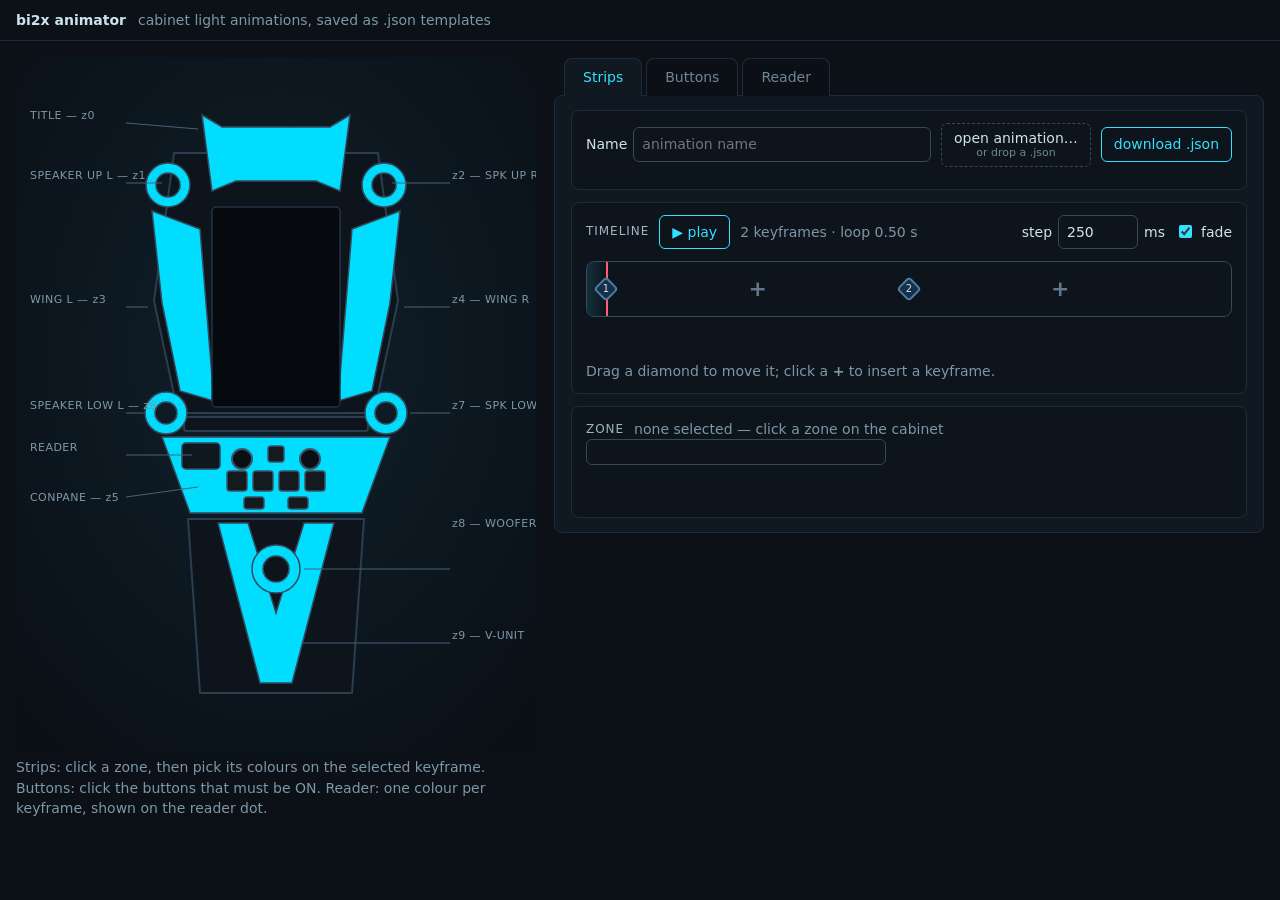
<file: index.html>
<!doctype html>
<meta charset="utf-8">
<meta http-equiv="refresh" content="0; url=animator/">
<title>bi2x animator</title>
<link rel="canonical" href="animator/">
<p>Redirecting to the <a href="animator/">bi2x animator</a>&hellip;</p>
</file>
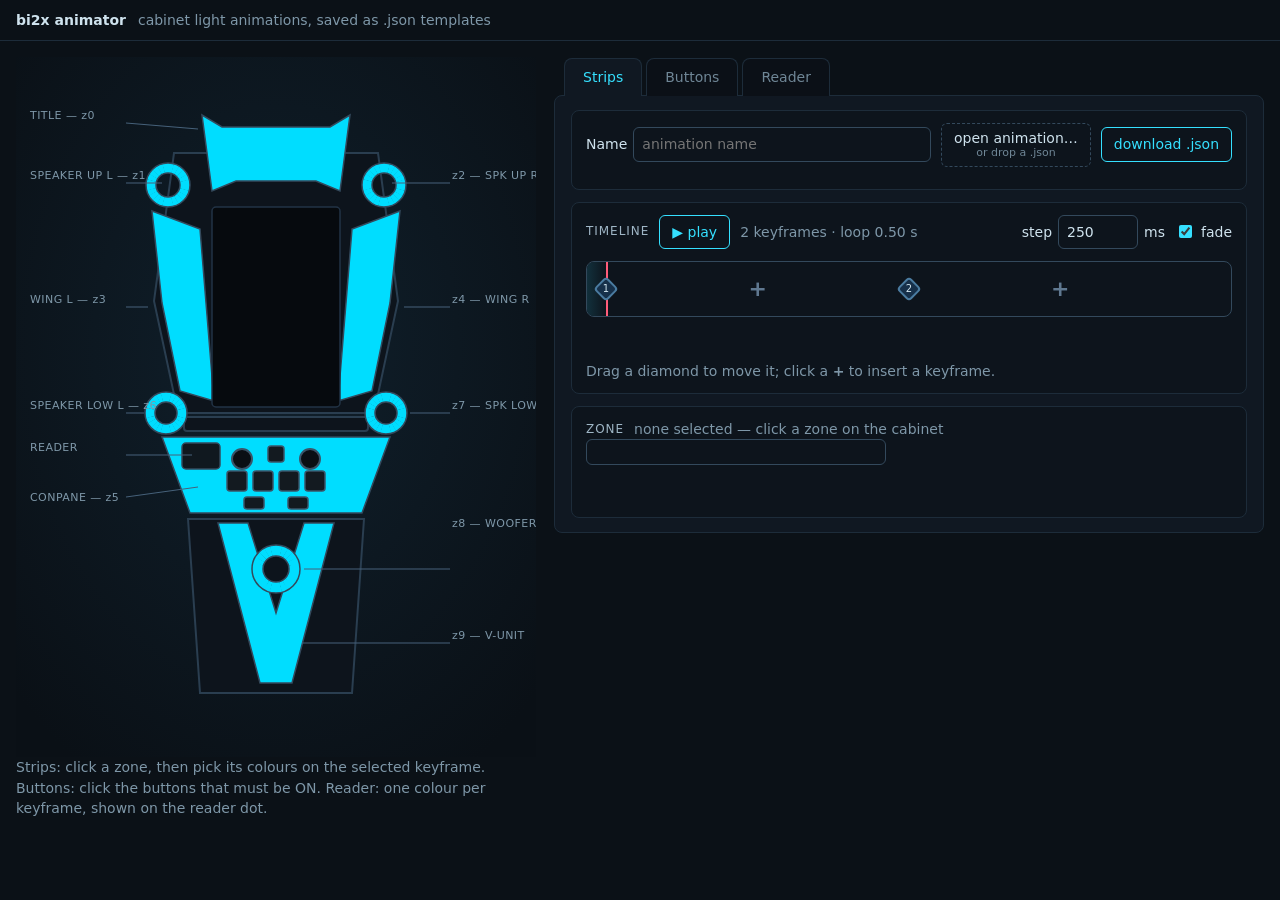
<file: animator/index.html>
<!DOCTYPE html>
<html lang="en">
<head>
<meta charset="utf-8">
<meta name="viewport" content="width=device-width, initial-scale=1">
<title>bi2x animator</title>
<link rel="stylesheet" href="animator.css">
</head>
<body>
<header>
  <b>bi2x animator</b> <span class="sous">cabinet light animations, saved as .json templates</span>
  <span class="etat" id="etat"></span>
</header>

<main>
<section class="borne">
  <svg id="cab" viewBox="0 0 520 700" aria-label="Original schematic of the cabinet, one shape per LED zone">
    <!-- Front-view schematic traced from the manual's external-dimensions
         diagram: a notched crown, big tapering wing blades, four ring
         speakers, the wide flat control band, and the trapezoid base with the
         V unit and its woofer. z0..z9 = the shim's zones. -->
    <defs>
      <radialGradient id="halo" cx="50%" cy="42%" r="70%">
        <stop offset="0%" stop-color="#10202c"/><stop offset="100%" stop-color="#0a1016"/>
      </radialGradient>
    </defs>
    <rect x="0" y="0" width="520" height="700" fill="url(#halo)"/>

    <!-- Two bodies with a gap between them for the flat panel front edge. -->
    <path d="M158 96 L362 96 L382 244 L358 356 L162 356 L138 244 Z" class="coque"/>
    <rect x="168" y="360" width="184" height="14" rx="3" class="coque"/>
    <path d="M172 462 L348 462 L336 636 L184 636 Z" class="coque"/>

    <!-- z0 TITLE : pointed top corners, a flat top between them, W points down -->
    <path id="z0" class="zone" d="M186 58 L196 134 L220 124 L300 124 L324 134 L334 58 L314 70 L206 70 Z"/>

    <!-- z1 / z2 upper ring speakers, high, above the wing tops -->
    <path id="z1" class="zone" fill-rule="evenodd" d="M152 128 m-22 0 a22 22 0 1 0 44 0 a22 22 0 1 0 -44 0 M152 128 m-12 0 a12 12 0 1 0 24 0 a12 12 0 1 0 -24 0"/>
    <path id="z2" class="zone" fill-rule="evenodd" d="M368 128 m-22 0 a22 22 0 1 0 44 0 a22 22 0 1 0 -44 0 M368 128 m-12 0 a12 12 0 1 0 24 0 a12 12 0 1 0 -24 0"/>

    <!-- z3 / z4 wings : blades tapering to a point, shorter than the tower -->
    <path id="z3" class="zone" d="M136 154 L184 172 L198 344 L164 334 L146 246 Z"/>
    <path id="z4" class="zone" d="M384 154 L336 172 L322 344 L356 334 L374 246 Z"/>

    <!-- upper screen, neutral -->
    <rect x="196" y="150" width="128" height="200" rx="4" class="ecran"/>

    <!-- z6 / z7 lower ring speakers, just above the panel's top corners -->
    <path id="z6" class="zone" fill-rule="evenodd" d="M150 356 m-21 0 a21 21 0 1 0 42 0 a21 21 0 1 0 -42 0 M150 356 m-11 0 a11 11 0 1 0 22 0 a11 11 0 1 0 -22 0"/>
    <path id="z7" class="zone" fill-rule="evenodd" d="M370 356 m-21 0 a21 21 0 1 0 42 0 a21 21 0 1 0 -42 0 M370 356 m-11 0 a11 11 0 1 0 22 0 a11 11 0 1 0 -22 0"/>

    <!-- z5 CONPANE : the wide flat panel, reader / knobs / buttons on it -->
    <path id="z5" class="zone" d="M146 380 L374 380 L346 456 L174 456 Z"/>
    <circle class="molette" cx="226" cy="402" r="10"/>
    <circle class="molette" cx="294" cy="402" r="10"/>
    <rect id="bS" class="btn" x="252" y="389" width="16" height="16" rx="3"/>
    <rect id="bA" class="btn" x="211" y="414" width="20" height="20" rx="3"/>
    <rect id="bB" class="btn" x="237" y="414" width="20" height="20" rx="3"/>
    <rect id="bC" class="btn" x="263" y="414" width="20" height="20" rx="3"/>
    <rect id="bD" class="btn" x="289" y="414" width="20" height="20" rx="3"/>
    <rect id="bL" class="btn fx" x="228" y="440" width="20" height="12" rx="3"/>
    <rect id="bR" class="btn fx" x="272" y="440" width="20" height="12" rx="3"/>

    <!-- READER : the card reader, top-left of the panel, a rectangle -->
    <rect id="zR" class="zone lecteur" x="166" y="386" width="38" height="26" rx="4"/>

    <!-- z9 V-UNIT : the V inside the base, shorter; the woofer sits in it -->
    <path id="z9" class="zone" d="M202 466 L232 466 L260 556 L288 466 L318 466 L276 626 L244 626 Z"/>

    <!-- z8 WOOFER : between the V legs -->
    <path id="z8" class="zone" fill-rule="evenodd" d="M260 512 m-24 0 a24 24 0 1 0 48 0 a24 24 0 1 0 -48 0 M260 512 m-13 0 a13 13 0 1 0 26 0 a13 13 0 1 0 -26 0"/>

    <!-- labels and connector lines, the game's options screen style -->
    <g class="fleches">
      <line x1="110" y1="66"  x2="182" y2="72"/>  <text x="14" y="62">TITLE — z0</text>
      <line x1="110" y1="126" x2="146" y2="126"/> <text x="14" y="122">SPEAKER UP L — z1</text>
      <line x1="110" y1="250" x2="132" y2="250"/> <text x="14" y="246">WING L — z3</text>
      <line x1="110" y1="356" x2="128" y2="356"/> <text x="14" y="352">SPEAKER LOW L — z6</text>
      <line x1="110" y1="398" x2="176" y2="398"/> <text x="14" y="394">READER</text>
      <line x1="110" y1="440" x2="182" y2="430"/> <text x="14" y="444">CONPANE — z5</text>
      <line x1="434" y1="126" x2="376" y2="126"/> <text x="436" y="122">z2 — SPK UP R</text>
      <line x1="434" y1="250" x2="388" y2="250"/> <text x="436" y="246">z4 — WING R</text>
      <line x1="434" y1="356" x2="394" y2="356"/> <text x="436" y="352">z7 — SPK LOW R</text>
      <line x1="434" y1="512" x2="288" y2="512"/> <text x="436" y="470">z8 — WOOFER</text>
      <line x1="434" y1="586" x2="286" y2="586"/> <text x="436" y="582">z9 — V-UNIT</text>
    </g>
  </svg>
  <p class="aide">Strips: click a zone, then pick its colours on the selected keyframe. Buttons: click
     the buttons that must be ON. Reader: one colour per keyframe, shown on the reader dot.</p>
</section>

<div class="colonne-droite">
  <!-- 1. what to edit: real tabs sitting on top of the panel -->
  <div class="onglets">
    <button type="button" data-type="strips" class="actif">Strips</button>
    <button type="button" data-type="lamps">Buttons</button>
    <button type="button" data-type="reader">Reader</button>
  </div>

  <section class="pupitre">
  <!-- 2. the file: name, the ini line, open (popup) and save -->
  <div class="carte">
    <div class="rangee rangee-nom">
      <label class="nom-champ">Name <input id="nom" maxlength="24" spellcheck="false" placeholder="animation name"></label>
      <button type="button" id="ouvrir-popup" title="click to browse, or drop a .json here">
        <span>open animation&#8230;</span>
        <span class="drop-hint">or drop a .json</span>
      </button>
      <button type="button" id="sauver" class="fort">download .json</button>
    </div>
    <div class="rangee">
      <span class="note" id="resultat"></span>
    </div>
    <input type="file" id="fichier" accept=".json,application/json" hidden>
  </div>

  <!-- 3. the timeline -->
  <div class="carte">
    <div class="rangee">
      <span class="titre">Timeline</span>
      <button type="button" id="jouer" class="fort">&#9654; play</button>
      <span class="note" id="temps"></span>
      <span class="espace"></span>
      <label>step <input id="stepms" type="number" min="20" max="5000" value="250"> ms</label>
      <label id="fade-boite"><input id="fade" type="checkbox" checked> fade</label>
    </div>
    <div id="tlwrap" class="tlwrap">
      <div id="timeline" class="timeline">
        <div id="tl-fill" class="tl-fill"></div>
        <div id="tl-cursor" class="tl-cursor"></div>
        <div id="tl-adds"></div>
        <div id="tl-points"></div>
      </div>
      <div id="kf-actions" class="kf-actions">
        <input id="kf-bri" type="range" class="bri" min="0" max="100" value="100"
               title="brightness of the whole strip on this keyframe">
        <input id="couleur-reader" type="color" value="#00ddff" title="this keyframe's reader colour" hidden>
        <input id="reader-hex" class="hexin" type="text" maxlength="7" spellcheck="false" value="#00ddff" hidden>
        <button type="button" id="dupliquer" title="duplicate this keyframe">&#10697;</button>
        <button type="button" id="supprimer" class="danger" title="delete this keyframe">&#10005;</button>
      </div>
    </div>
    <span class="note">Drag a diamond to move it; click a <b>+</b> to insert a keyframe.</span>
  </div>

  <!-- 4. customise the selected keyframe -->
  <div class="carte">
    <div id="outils-strips">
      <div class="rangee">
        <span class="titre">Zone</span>
        <span class="note" id="zone-note">none selected — click a zone on the cabinet</span>
        <span class="espace"></span>
        <button type="button" id="zone-toutes">apply to all zones</button>
      </div>
      <div id="gradwrap" class="gradwrap">
        <div id="gradbar" class="gradbar"></div>
        <div id="stopedit" class="stopedit" hidden>
          <input id="stopcol" type="color" value="#00ddff">
          <input id="stophex" class="hexin" type="text" maxlength="7" spellcheck="false" value="#00ddff">
          <button type="button" id="stopdel" class="danger" title="delete this stop">&#10005;</button>
        </div>
      </div>
    </div>
    <div id="outils-reader" hidden>
      <span class="note">One colour per keyframe — set it under the selected diamond on the timeline. Black turns the reader off; with fade on, a black keyframe fades it out.</span>
    </div>
    <div id="outils-lamps" hidden>
      <span class="note">Click the buttons on the cabinet to turn them on for this keyframe.</span>
    </div>
  </div>
  </section>
</div>
</main>

<!-- open-animation popup: bundled examples plus a linked local folder -->
<div id="modal" class="modal" hidden>
  <div class="modal-panneau">
    <div class="modal-tete">
      <b>Open animation</b>
      <label class="filtre"><input type="checkbox" id="filtre-example" checked> examples</label>
      <span class="espace"></span>
      <button type="button" id="modal-fichier-btn">load .json&#8230;</button>
      <button type="button" id="modal-dossier-btn">link folder</button>
      <button type="button" id="modal-fermer" class="danger">&#10005;</button>
    </div>
    <div id="modal-liste" class="modal-liste"></div>
  </div>
</div>

<script src="examples.js"></script>
<script src="animator.js"></script>
</body>
</html>
</file>
<file: animator/animator.css>
:root {
  --fond: #0b1117;
  --panneau: #101822;
  --bord: #1d2c3a;
  --texte: #cfe3ee;
  --sourd: #6f8696;
  --accent: #35e0ff;
}

* { box-sizing: border-box; }

body {
  margin: 0;
  background: var(--fond);
  color: var(--texte);
  font: 14px/1.45 "Segoe UI", system-ui, sans-serif;
}

header {
  padding: 10px 16px;
  border-bottom: 1px solid var(--bord);
  display: flex;
  gap: 12px;
  align-items: baseline;
}

header .sous { color: #7e97a8; }
header .etat { margin-left: auto; color: var(--accent); }

main {
  display: grid;
  grid-template-columns: minmax(380px, 520px) 1fr;
  gap: 18px;
  padding: 16px;
  align-items: start;
}

@media (max-width: 900px) { main { grid-template-columns: 1fr; } }

.borne svg { width: 100%; height: auto; display: block; }

.coque { fill: #0d141c; stroke: #2a3e50; stroke-width: 2; }
.ecran { fill: #060a0e; stroke: #223345; stroke-width: 1.5; }
.molette { fill: #0a0f14; stroke: #3a5468; stroke-width: 2; }

.zone {
  fill: #10181f;
  stroke: #33495c;
  stroke-width: 1.5;
  cursor: pointer;
  transition: filter .1s;
}
.zone:hover { filter: brightness(1.6); }
.zone.choisie { stroke: var(--accent); stroke-width: 3; }

/* ring speakers: coloured arc segments (the wrapped LED strip) plus an outline */
.seg { stroke: none; }
.ring-bord { fill: none; stroke: #33495c; stroke-width: 1.5; pointer-events: none; }
.zone.ring.choisie .ring-bord { stroke: var(--accent); stroke-width: 3; }

.btn {
  fill: #131a20;
  stroke: #3a5468;
  stroke-width: 1.5;
  cursor: pointer;
}
.btn:hover { filter: brightness(1.8); }
.btn.on { fill: #ffd54c; stroke: #ffe9a8; }

.fleches line { stroke: #46617a; stroke-width: 1; }
.fleches text { fill: #7e97a8; font-size: 11px; letter-spacing: .04em; }

.pupitre {
  background: var(--panneau);
  border: 1px solid var(--bord);
  border-radius: 8px;
  padding: 14px 16px;
  display: grid;
  gap: 12px;
}

.carte {
  background: #0d141c;
  border: 1px solid var(--bord);
  border-radius: 8px;
  padding: 12px 14px;
  display: grid;
  gap: 10px;
}

.rangee button, select {
  background: #0d141c;
  border: 1px solid #33495c;
  color: var(--texte);
  border-radius: 6px;
  padding: 6px 12px;
  cursor: pointer;
  font: inherit;
}

/* real tabs: a row above the panel, the active one merging into its top edge */
.colonne-droite { display: grid; align-content: start; }
.onglets { display: flex; gap: 4px; padding-left: 10px; }
.onglets button {
  background: #0b1017;
  color: var(--sourd);
  border: 1px solid var(--bord);
  border-bottom: none;
  border-radius: 8px 8px 0 0;
  padding: 8px 18px;
  cursor: pointer;
  font: inherit;
  position: relative;
  top: 1px;
}
.onglets button:hover { color: var(--texte); }
.onglets button.actif {
  background: var(--panneau);
  color: var(--accent);
}
button.fort { border-color: var(--accent); color: var(--accent); }
/* same design as the other buttons, only red: an outline, not a filled box */
button.danger {
  background: #0d141c;
  border: 1px solid #b5455a;
  color: #ff9db0;
  border-radius: 6px;
  padding: 4px 9px;
  cursor: pointer;
  font: inherit;
  line-height: 1;
}
button.danger:hover { background: #2a1117; border-color: #ff7488; color: #ffd9df; }
button:hover, select:hover { filter: brightness(1.3); }

.rangee { display: flex; gap: 10px; align-items: center; flex-wrap: wrap; }
[hidden] { display: none !important; }
.rangee .titre { color: #9fb6c6; text-transform: uppercase; font-size: 12px; letter-spacing: .08em; }
.rangee .espace { flex: 1; }
.rangee label { display: inline-flex; gap: 6px; align-items: center; }

input[type="text"], input[type="number"], #nom {
  background: #0d141c;
  border: 1px solid #33495c;
  color: var(--texte);
  border-radius: 6px;
  padding: 6px 8px;          /* matches the buttons' height */
  width: 130px;
  font: inherit;
}
#stepms { width: 80px; }
/* the Name field flexes to fill the row up to the buttons, kept on one line */
.rangee-nom { flex-wrap: nowrap; }
.nom-champ { flex: 1; min-width: 0; }
.nom-champ #nom { flex: 1; width: auto; min-width: 0; }
input[type="color"] {
  width: 42px; height: 28px; padding: 0;
  background: #0d141c; border: 1px solid #33495c; border-radius: 6px;
}
input[type="color"]::-webkit-color-swatch { border: none; border-radius: 4px; }
input[type="color"]::-webkit-color-swatch-wrapper { padding: 0; }
input[type="checkbox"] { accent-color: var(--accent); }

/* timeline: a track with draggable keyframe diamonds and a play cursor */
.timeline {
  position: relative;
  height: 56px;
  background: #0d141c;
  border: 1px solid #33495c;
  border-radius: 8px;
  margin: 2px 0;
  overflow: hidden;
  user-select: none;
}
.tl-fill {
  position: absolute; top: 0; left: 0; bottom: 0; width: 0;
  background: linear-gradient(90deg, #12303c, #0d141c);
  pointer-events: none;
}
.tl-cursor {
  position: absolute; top: 0; bottom: 0; width: 2px;
  background: #ff5c7a; left: 0; pointer-events: none;
}
.tl-point {
  position: absolute; top: 50%; width: 18px; height: 18px;
  margin: -9px 0 0 -9px;
  background: #16304a; border: 2px solid #4a7ba0; border-radius: 4px;
  transform: rotate(45deg);
  cursor: grab; transition: background .1s, border-color .1s;
}
.tl-point:hover { border-color: var(--accent); }
.tl-point.choisi { background: var(--accent); border-color: var(--accent); }
.tl-point .idx {
  position: absolute; inset: 0;
  display: flex; align-items: center; justify-content: center;
  transform: rotate(-45deg);
  font-size: 10px; color: #cfe3ee;
}
.tl-point.choisi .idx { color: #06121a; }

/* the selected keyframe's actions, hanging below its diamond */
.tlwrap { position: relative; padding-bottom: 32px; }
.kf-actions {
  position: absolute; bottom: 0; transform: translateX(-50%);
  display: flex; gap: 6px; align-items: center; white-space: nowrap;
  padding: 5px 8px; border-radius: 8px;
  background: #12202c; border: 1px solid #2b3f52;
}
/* :not(.danger) so the delete cross keeps its red styling in the wrapper */
.kf-actions button:not(.danger) {
  background: #0d141c; border: 1px solid #33495c; color: var(--texte);
  border-radius: 6px; padding: 4px 9px; font-size: 15px; line-height: 1;
  cursor: pointer;
}
.kf-actions button:hover { filter: brightness(1.35); }

/* insert points: a discreet, bold + between keyframes, no chrome */
.tl-add {
  position: absolute; top: 50%; width: 20px; height: 20px;
  margin: -10px 0 0 -10px;
  display: flex; align-items: center; justify-content: center;
  color: #5f7890; font-size: 22px; font-weight: 700; line-height: 1;
  cursor: pointer;
}
.tl-add:hover { color: var(--accent); }

/* zone gradient editor: a bar showing the gradient with draggable stops,
   and the selected stop's colour picker hanging below it */
.gradwrap { position: relative; width: 300px; height: 66px; }
/* same wrapper as .kf-actions: a boxed pill hanging under the selected stop */
.stopedit {
  position: absolute; top: 40px; transform: translateX(-50%);
  display: flex; gap: 6px; align-items: center; white-space: nowrap;
  padding: 5px 8px; border-radius: 8px;
  background: #12202c; border: 1px solid #2b3f52;
}
.stopedit input[type="color"] { width: 30px; height: 22px; }
.stopedit .danger { padding: 3px 7px; }
.kf-actions .bri { width: 60px; }
.kf-actions input[type="color"] { width: 30px; height: 22px; }
/* hex field beside a colour swatch: hex is the default readout / input */
.hexin {
  width: 69px; background: #0d141c; border: 1px solid #33495c;
  color: var(--texte); border-radius: 6px; padding: 4px 6px;
  font-family: ui-monospace, "Cascadia Code", monospace; font-size: 13px;
}
.gradbar {
  position: absolute; top: 0; left: 0; width: 100%; height: 26px;
  border: 1px solid #33495c; border-radius: 6px; cursor: copy;
}
.gradbar .handle {
  position: absolute; top: -5px; width: 12px; height: 36px;
  margin-left: -6px; border-radius: 3px; box-sizing: border-box;
  background: #0d141c; border: 2px solid #cfe3ee; cursor: ew-resize;
}
.gradbar .handle.sel { border-color: var(--accent); }

.note { color: #7e97a8; }
.aide { color: #7e97a8; margin: 0; }
pre {
  background: #0d141c; border: 1px solid var(--bord); border-radius: 6px;
  padding: 8px 10px; margin: 0; color: #9fe8ff; overflow-x: auto;
}
code { color: #9fe8ff; }

/* open-animation popup */
.modal {
  position: fixed; inset: 0; z-index: 50;
  background: rgba(4, 8, 12, .62);
  display: flex; align-items: center; justify-content: center;
}
.modal-panneau {
  background: var(--panneau); border: 1px solid var(--bord);
  border-radius: 10px; width: min(560px, 92vw); max-height: 80vh;
  display: flex; flex-direction: column; gap: 12px; padding: 14px 16px;
}
.modal-tete { display: flex; align-items: center; gap: 8px; }
.modal-tete button {
  background: #0d141c; border: 1px solid #33495c; color: var(--texte);
  border-radius: 6px; padding: 6px 12px; cursor: pointer; font: inherit;
}
.modal-tete button:hover { filter: brightness(1.3); }
.modal-liste { overflow-y: auto; display: grid; gap: 6px; padding-right: 2px; }
.anim-item { display: flex; gap: 6px; }
.anim-open {
  flex: 1; display: flex; align-items: center; gap: 10px; text-align: left;
  background: #0d141c; border: 1px solid #33495c; color: var(--texte);
  border-radius: 6px; padding: 9px 12px; cursor: pointer; font: inherit;
}
.anim-open:hover, .anim-play:hover { border-color: var(--accent); }
.anim-nom { flex: 1; }
.anim-type { color: var(--accent); font-size: 12px; text-transform: uppercase; letter-spacing: .06em; }
.anim-src { color: var(--sourd); font-size: 12px; min-width: 54px; text-align: right; }
.anim-play {
  background: #0d141c; border: 1px solid #33495c; color: var(--texte);
  border-radius: 6px; padding: 6px 12px; cursor: pointer; font: inherit;
}
.modal-groupe {
  color: #9fb6c6; text-transform: uppercase; font-size: 12px;
  letter-spacing: .08em; margin: 8px 0 2px; padding-left: 2px;
}
.modal-tete .filtre {
  display: inline-flex; align-items: center; gap: 5px; color: var(--sourd);
  font-size: 13px; cursor: pointer;
}

/* the open button doubles as a drop zone for a .json */
#ouvrir-popup {
  display: inline-flex; flex-direction: column; align-items: center;
  line-height: 1.2; border-style: dashed;
}
#ouvrir-popup .drop-hint { font-size: 11px; color: var(--sourd); }
#ouvrir-popup.drop-actif { border-color: var(--accent); background: #12303c; }
#ouvrir-popup.drop-actif .drop-hint { color: var(--accent); }
</file>
